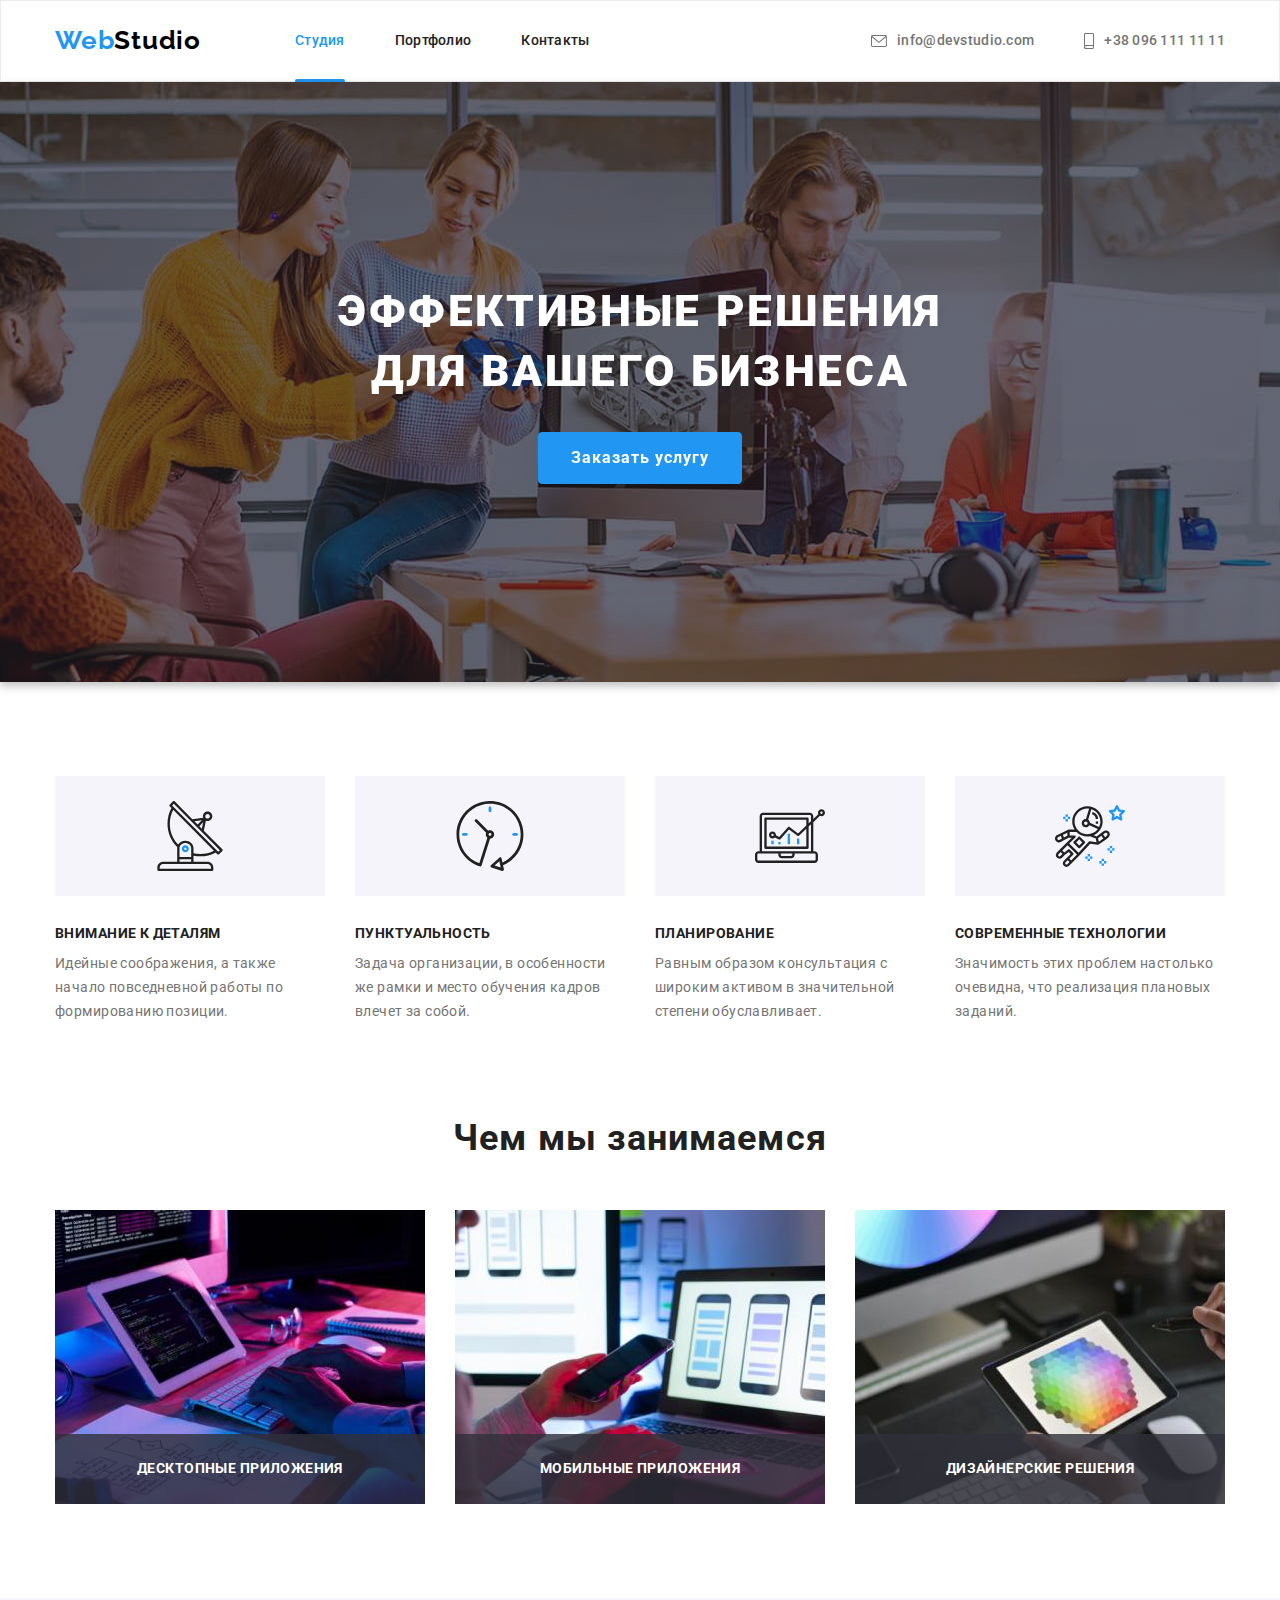
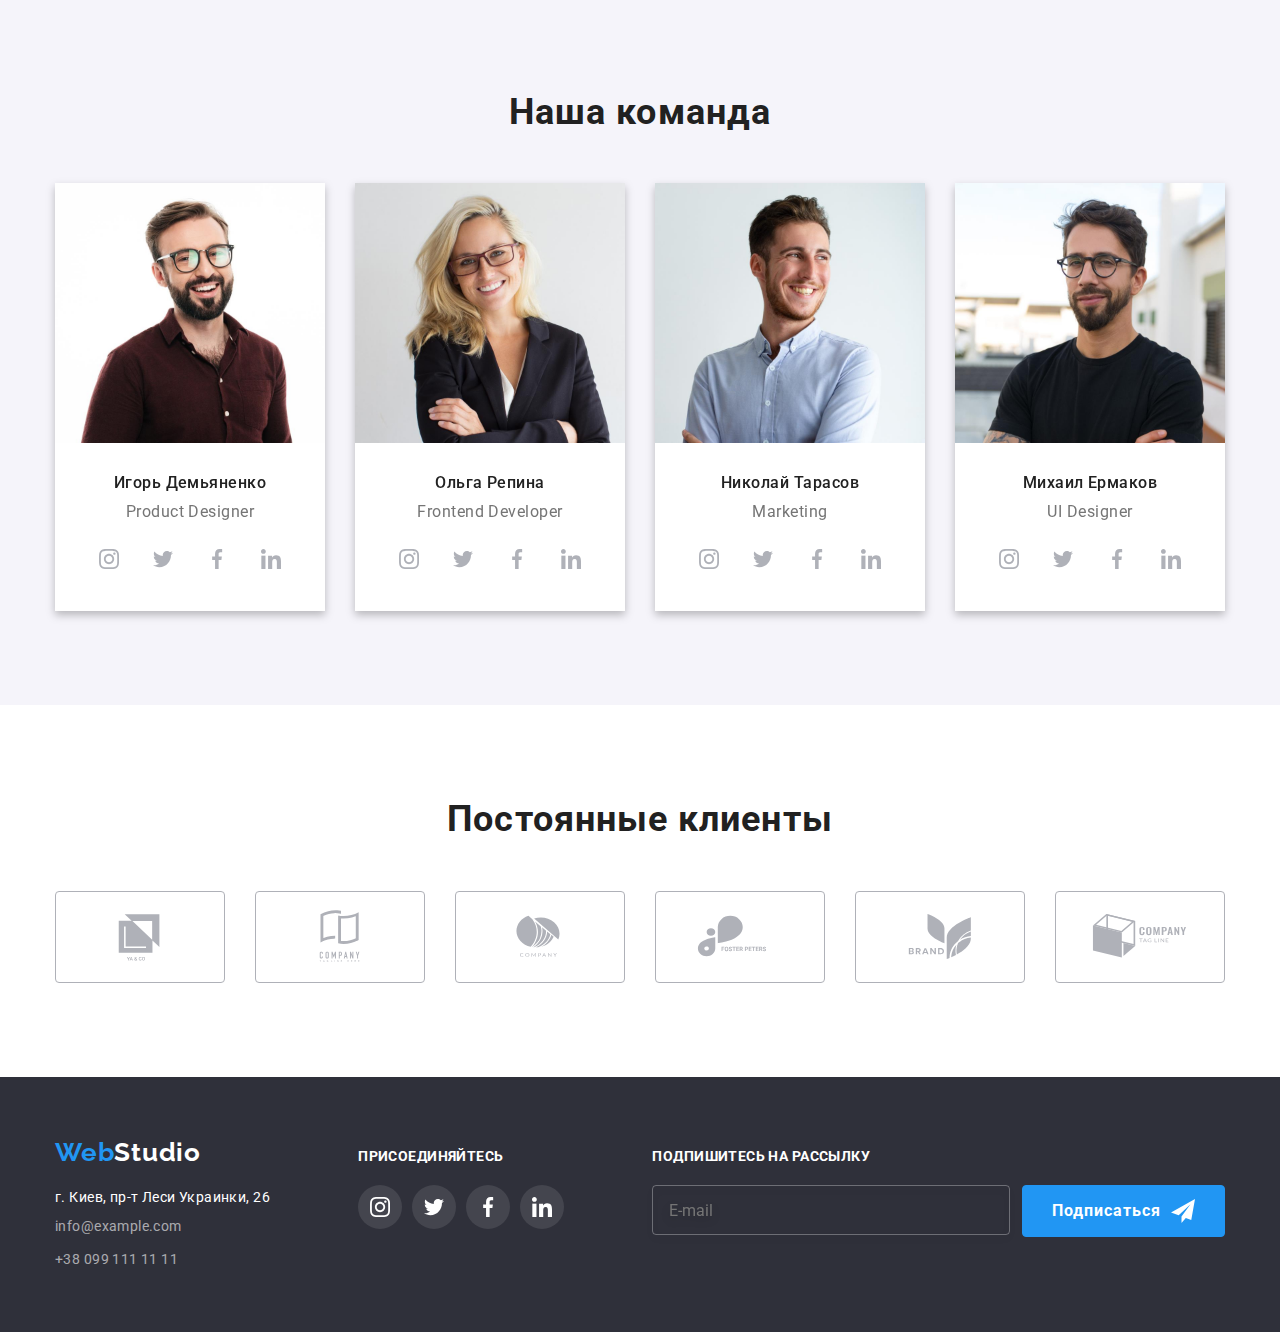
<file: index.html>
<!DOCTYPE html>
<html lang="ru">
  <head>
    <meta charset="UTF-8" />
    <meta http-equiv="X-UA-Compatible" content="IE=edge" />
    <meta name="viewport" content="width=device-width, initial-scale=1.0" />
    <title>WebStudio</title>
    <link rel="preconnect" href="https://fonts.googleapis.com" />
    <link rel="preconnect" href="https://fonts.gstatic.com" crossorigin />
    <link
      href="https://fonts.googleapis.com/css2?family=Raleway:wght@700&family=Roboto:wght@400;500;700;900&display=swap"
      rel="stylesheet"
    />
    <link
      rel="stylesheet"
      href="https://cdnjs.cloudflare.com/ajax/libs/modern-normalize/1.1.0/modern-normalize.min.css"
    />
    <link rel="stylesheet" href="./css/main.min.css" />
  </head>
  <body>
    <header class="header">
      <div class="container header__container">
        <nav class="header__navigation">
          <a href="" class="header-logo link" lang="en">Web<span class="accent">Studio</span></a>
          <ul class="menu-list list">
            <li class="menu-list__item">
              <a href="./index.html" class="menu-list__link link current">Студия</a>
            </li>
            <li class="menu-list__item">
              <a href="./portfolio.html" class="menu-list__link link">Портфолио</a>
            </li>
            <li class="menu-list__item">
              <a href="" class="menu-list__link link">Контакты</a>
            </li>
          </ul>
        </nav>
        <ul class="header__contacts list">
          <li class="menu-list__item">
            <a href="mailto:info@devstudio.com" class="menu-list__link header-mail link"
              ><svg class="header__contacts-icon" width="16" height="12">
                <use href="./images/icons.svg#icon-envelope"></use>
              </svg>
              info@devstudio.com</a
            >
          </li>
          <li class="menu-list__item">
            <a href="tel:+380961111111" class="menu-list__link header-tel link"
              ><svg class="header__contacts-icon" width="10" height="16">
                <use href="./images/icons.svg#icon-smartphone"></use>
              </svg>
              +38 096 111 11 11
            </a>
          </li>
        </ul>
      </div>
    </header>
    <main>
      <section class="hero overlay">
        <div class="container">
          <h1 class="hero__title">Эффективные решения <br />для вашего бизнеса</h1>
          <button type="button" data-modal-open class="order-button">Заказать услугу</button>
        </div>
      </section>
      <section class="feature">
        <div class="container">
          <h2 class="visually-hidden">Преимущества</h2>
          <ul class="feature__list list">
            <li class="feature__item">
              <div class="feature__block">
                <svg width="70" height="70">
                  <use href="./images/icons.svg#icon-antenna"></use>
                </svg>
              </div>
              <div class="feature__item-text">
                <h3 class="title">Внимание к деталям</h3>
                <p class="text">
                  Идейные соображения, а также начало повседневной работы по формированию позиции.
                </p>
              </div>
            </li>
            <li class="feature__item">
              <div class="feature__block">
                <svg width="70" height="70">
                  <use href="./images/icons.svg#icon-clock"></use>
                </svg>
              </div>
              <div class="feature__item-text">
                <h3 class="title">Пунктуальность</h3>
                <p class="text">
                  Задача организации, в особенности же рамки и место обучения кадров влечет за
                  собой.
                </p>
              </div>
            </li>
            <li class="feature__item">
              <div class="feature__block">
                <svg width="70" height="70">
                  <use href="./images/icons.svg#icon-diagram"></use>
                </svg>
              </div>
              <div class="feature__item-text">
                <h3 class="title">Планирование</h3>
                <p class="text">
                  Равным образом консультация с широким активом в значительной степени
                  обуславливает.
                </p>
              </div>
            </li>
            <li class="feature__item">
              <div class="feature__block">
                <svg width="70" height="70">
                  <use href="./images/icons.svg#icon-astronaut"></use>
                </svg>
              </div>
              <div class="feature__item-text">
                <h3 class="title">Современные технологии</h3>
                <p class="text">
                  Значимость этих проблем настолько очевидна, что реализация плановых заданий.
                </p>
              </div>
            </li>
          </ul>
        </div>
      </section>

      <section class="work">
        <div class="container">
          <h2 class="section-title">Чем мы занимаемся</h2>
          <ul class="work-list list">
            <li class="work-item">
              <img class="work-image" src="./images/box1.jpg" alt="планшет" width="370" />
              <p class="work-item-text">Десктопные приложения</p>
            </li>
            <li class="work-item">
              <img class="work-image" src="./images/box2.jpg" alt="смартфон" width="370" />
              <p class="work-item-text">Мобильные приложения</p>
            </li>
            <li class="work-item">
              <img class="work-image" src="./images/box3.jpg" alt="стилус" width="370" />
              <p class="work-item-text">Дизайнерские решения</p>
            </li>
          </ul>
        </div>
      </section>

      <section class="team">
        <div class="container">
          <h2 class="section-title">Наша команда</h2>
          <ul class="team-list list">
            <li class="team-list__item">
              <img src="./images/worker1.jpg" alt="Игорь Демьяненко" width="270" />
              <div class="team-list__title">
                <h3 class="team-list__name">Игорь Демьяненко</h3>
                <p class="team-list__job" lang="en">Product Designer</p>
                <ul class="socials list">
                  <li class="socials__item">
                    <a href="" class="socials__link">
                      <svg class="socials__icon" width="20" height="20">
                        <use href="./images/icons.svg#icon-instagram"></use>
                      </svg>
                    </a>
                  </li>
                  <li class="socials__item">
                    <a href="" class="socials__link">
                      <svg class="socials__icon" width="20" height="20">
                        <use href="./images/icons.svg#icon-twitter"></use>
                      </svg>
                    </a>
                  </li>
                  <li class="socials__item">
                    <a href="" class="socials__link">
                      <svg class="socials__icon" width="20" height="20">
                        <use href="./images/icons.svg#icon-facebook"></use>
                      </svg>
                    </a>
                  </li>
                  <li class="socials__item">
                    <a href="" class="socials__link">
                      <svg class="socials__icon" width="20" height="20">
                        <use href="./images/icons.svg#icon-linkedin"></use>
                      </svg>
                    </a>
                  </li>
                </ul>
              </div>
            </li>
            <li class="team-list__item">
              <img src="./images/worker2.jpg" alt="Ольга Репина" width="270" />
              <div class="team-list__title">
                <h3 class="team-list__name">Ольга Репина</h3>
                <p class="team-list__job" lang="en">Frontend Developer</p>
                <ul class="socials list">
                  <li class="socials__item">
                    <a href="" class="socials__link">
                      <svg class="socials__icon" width="20" height="20">
                        <use href="./images/icons.svg#icon-instagram"></use>
                      </svg>
                    </a>
                  </li>
                  <li class="socials__item">
                    <a href="" class="socials__link">
                      <svg class="socials__icon" width="20" height="20">
                        <use href="./images/icons.svg#icon-twitter"></use>
                      </svg>
                    </a>
                  </li>
                  <li class="socials__item">
                    <a href="" class="socials__link">
                      <svg class="socials__icon" width="20" height="20">
                        <use href="./images/icons.svg#icon-facebook"></use>
                      </svg>
                    </a>
                  </li>
                  <li class="socials__item">
                    <a href="" class="socials__link">
                      <svg class="socials__icon" width="20" height="20">
                        <use href="./images/icons.svg#icon-linkedin"></use>
                      </svg>
                    </a>
                  </li>
                </ul>
              </div>
            </li>
            <li class="team-list__item">
              <img src="./images/worker3.jpg" alt="Николай Тарасов" width="270" />
              <div class="team-list__title">
                <h3 class="team-list__name">Николай Тарасов</h3>
                <p class="team-list__job" lang="en">Marketing</p>
                <ul class="socials list">
                  <li class="socials__item">
                    <a href="" class="socials__link">
                      <svg class="socials__icon" width="20" height="20">
                        <use href="./images/icons.svg#icon-instagram"></use>
                      </svg>
                    </a>
                  </li>
                  <li class="socials__item">
                    <a href="" class="socials__link">
                      <svg class="socials__icon" width="20" height="20">
                        <use href="./images/icons.svg#icon-twitter"></use>
                      </svg>
                    </a>
                  </li>
                  <li class="socials__item">
                    <a href="" class="socials__link">
                      <svg class="socials__icon" width="20" height="20">
                        <use href="./images/icons.svg#icon-facebook"></use>
                      </svg>
                    </a>
                  </li>
                  <li class="socials__item">
                    <a href="" class="socials__link">
                      <svg class="socials__icon" width="20" height="20">
                        <use href="./images/icons.svg#icon-linkedin"></use>
                      </svg>
                    </a>
                  </li>
                </ul>
              </div>
            </li>
            <li class="team-list__item">
              <img src="./images/worker4.jpg" alt="Михаил Ермаков" width="270" />
              <div class="team-list__title">
                <h3 class="team-list__name">Михаил Ермаков</h3>
                <p class="team-list__job" lang="en">UI Designer</p>
                <ul class="socials list">
                  <li class="socials__item">
                    <a href="" class="socials__link">
                      <svg class="socials__icon" width="20" height="20">
                        <use href="./images/icons.svg#icon-instagram"></use>
                      </svg>
                    </a>
                  </li>
                  <li class="socials__item">
                    <a href="" class="socials__link">
                      <svg class="socials__icon" width="20" height="20">
                        <use href="./images/icons.svg#icon-twitter"></use>
                      </svg>
                    </a>
                  </li>
                  <li class="socials__item">
                    <a href="" class="socials__link">
                      <svg class="socials__icon" width="20" height="20">
                        <use href="./images/icons.svg#icon-facebook"></use>
                      </svg>
                    </a>
                  </li>
                  <li class="socials__item">
                    <a href="" class="socials__link">
                      <svg class="socials__icon" width="20" height="20">
                        <use href="./images/icons.svg#icon-linkedin"></use>
                      </svg>
                    </a>
                  </li>
                </ul>
              </div>
            </li>
          </ul>
        </div>
      </section>

      <section class="clients">
        <div class="container">
          <h2 class="section-title">Постоянные клиенты</h2>
          <ul class="clients-list list">
            <li class="clients-list__item">
              <a href="" class="clients-list__link link">
                <svg class="clients-list__icon" width="106" height="60">
                  <use href="./images/icons.svg#icon-client1"></use>
                </svg>
              </a>
            </li>
            <li class="clients-list__item">
              <a href="" class="clients-list__link link">
                <svg class="clients-list__icon" width="106" height="60">
                  <use href="./images/icons.svg#icon-client2"></use>
                </svg>
              </a>
            </li>
            <li class="clients-list__item">
              <a href="" class="clients-list__link link">
                <svg class="clients-list__icon" width="106" height="60">
                  <use href="./images/icons.svg#icon-client3"></use>
                </svg>
              </a>
            </li>
            <li class="clients-list__item">
              <a href="" class="clients-list__link link">
                <svg class="clients-list__icon" width="106" height="60">
                  <use href="./images/icons.svg#icon-client4"></use>
                </svg>
              </a>
            </li>
            <li class="clients-list__item">
              <a href="" class="clients-list__link link">
                <svg class="clients-list__icon" width="106" height="60">
                  <use href="./images/icons.svg#icon-client5"></use>
                </svg>
              </a>
            </li>
            <li class="clients-list__item">
              <a href="" class="clients-list__link link">
                <svg class="clients-list__icon" width="106" height="60">
                  <use href="./images/icons.svg#icon-client6"></use>
                </svg>
              </a>
            </li>
          </ul>
        </div>
      </section>
    </main>

    <footer class="footer">
      <div class="container">
        <div class="footer-left">
          <a href="" lang="en" class="footer-logo link">
            Web<span class="footer-logo__accent">Studio</span>
          </a>
          <address class="footer-left__contacts">
            <ul class="footer-list list">
              <li class="footer-item">
                <a class="footer-address link" href="https://goo.gl/maps/3ZpsKinJBJPtdprP7">
                  г. Киев, пр-т Леси Украинки, 26
                </a>
              </li>
              <li class="footer-item">
                <a class="footer-mail link" href="mailto:info@example.com">info@example.com </a>
              </li>
              <li class="footer-item">
                <a class="footer-tel link" href="tel:+380991111111">+38 099 111 11 11 </a>
              </li>
            </ul>
          </address>
        </div>
        <div class="footer-center">
          <p class="footer-center__title">Присоединяйтесь</p>
          <ul class="footer-center__socials list">
            <li class="footer-center__socials-item">
              <a href="" class="footer-center__socials-link">
                <svg class="footer-center__socials-icon" width="20" height="20">
                  <use href="./images/icons.svg#icon-instagram"></use>
                </svg>
              </a>
            </li>
            <li class="footer-center__socials-item">
              <a href="" class="footer-center__socials-link">
                <svg class="footer-center__socials-icon" width="20" height="20">
                  <use href="./images/icons.svg#icon-twitter"></use>
                </svg>
              </a>
            </li>
            <li class="footer-center__socials-item">
              <a href="" class="footer-center__socials-link">
                <svg class="footer-center__socials-icon" width="20" height="20">
                  <use href="./images/icons.svg#icon-facebook"></use>
                </svg>
              </a>
            </li>
            <li class="footer-center__socials-item">
              <a href="" class="footer-center__socials-link">
                <svg class="footer-center__socials-icon" width="20" height="20">
                  <use href="./images/icons.svg#icon-linkedin"></use>
                </svg>
              </a>
            </li>
          </ul>
        </div>
        <div class="footer-right">
          <p class="footer-center__title">Подпишитесь на рассылку</p>
          <form action="#" class="signup-form">
            <div class="signup-form__wrap">
              <input
                type="email"
                name="signup-mail"
                class="signup-form__mail"
                placeholder="E-mail"
                required
              />
              <button type="submit" class="signup-form__button order-button">
                Подписаться<svg class="signup-form__button-icon" width="24" height="24">
                  <use href="./images/icons.svg#icon-icon-send"></use>
                </svg>
              </button>
            </div>
          </form>
        </div>
      </div>
    </footer>
    <div class="backdrop is-hidden" data-modal>
      <div class="modal">
        <button type="button" data-modal-close class="modal-close">
          <svg class="close-icon" width="18" height="18">
            <use href="./images/icons.svg#icon-close"></use>
          </svg>
        </button>
        <p class="modal-title">Оставьте свои данные, мы вам перезвоним</p>
        <form action="#" class="modal-form">
          <div class="modal-field">
            <label for="name" class="modal-input-text">Имя</label>
            <div class="modal-input-wrap">
              <input class="modal-input" type="text" name="name" id="name" required autofocus />
              <svg class="modal-input-icon" width="18" height="18">
                <use href="./images/icons.svg#icon-person"></use>
              </svg>
            </div>
          </div>
          <div class="modal-field">
            <label for="tel" class="modal-input-text">Телефон</label>
            <div class="modal-input-wrap">
              <input class="modal-input" type="tel" minlength="2" name="tel" id="tel" required />
              <svg class="modal-input-icon" width="18" height="18">
                <use href="./images/icons.svg#icon-phone"></use>
              </svg>
            </div>
          </div>
          <div class="modal-field">
            <label for="mail" class="modal-input-text">Почта</label>
            <div class="modal-input-wrap">
              <input class="modal-input" type="email" name="mail" id="mail" required />
              <svg class="modal-input-icon" width="18" height="18">
                <use href="./images/icons.svg#icon-email"></use>
              </svg>
            </div>
          </div>
          <div class="modal-field-comment">
            <label for="comment" class="modal-input-text">Комментарий</label>
            <textarea
              name="comment"
              id="comment"
              class="modal-comment"
              placeholder="Введите текст"
            ></textarea>
          </div>
          <div class="modal-field-check">
            <input
              class="modal-check visually-hidden"
              type="checkbox"
              name="policy"
              id="modal-check"
              value="Соглашаюсь с рассылкой и принимаю Условия договора"
              required
            />
            <label for="modal-check" class="modal-check-text"
              ><span
                ><svg class="icon-check" width="16" height="15">
                  <use href="./images/icons.svg#icon-check"></use></svg></span
              >Соглашаюсь с рассылкой и принимаю&nbsp;
              <a href="" class="policy-link">Условия договора</a></label
            >
          </div>
          <button type="submit" class="button modal-button">Отправить</button>
        </form>
      </div>
    </div>
    <script src="./js/modal.js"></script>
  </body>
</html>
</file>
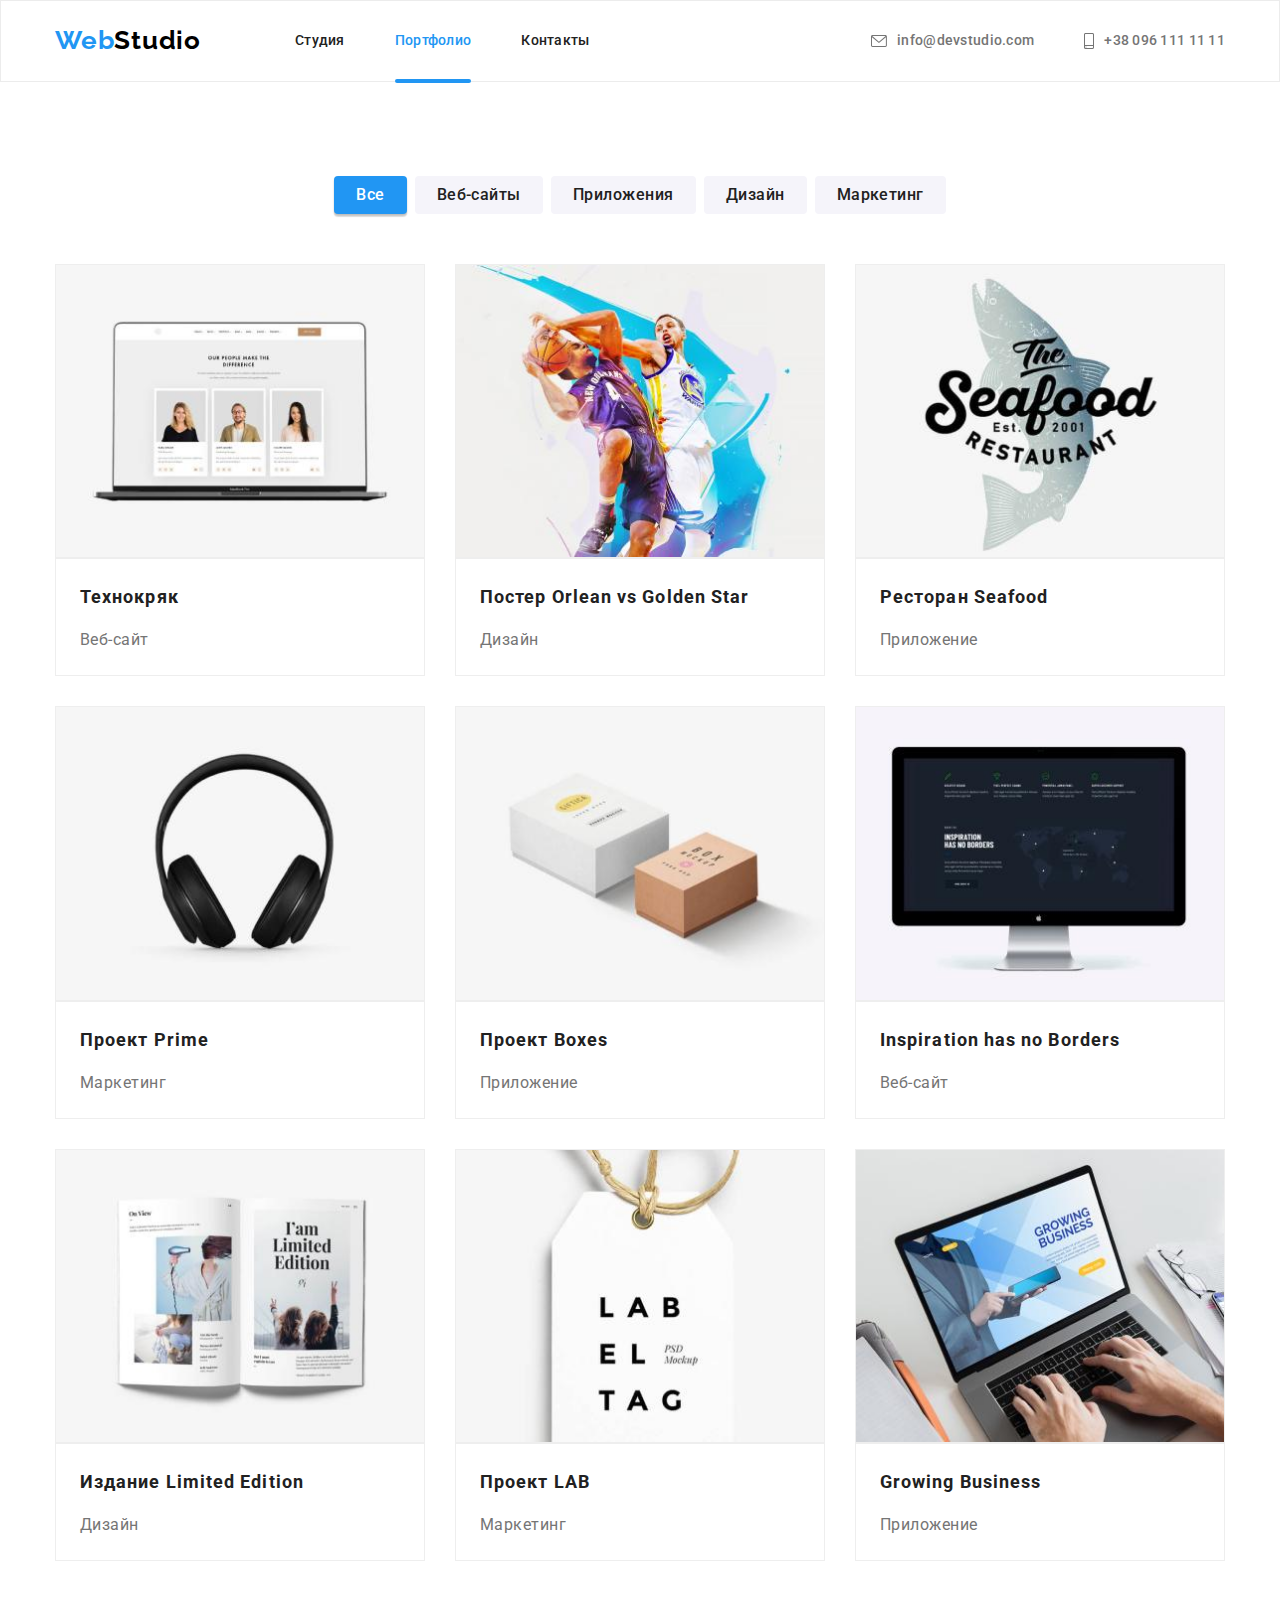
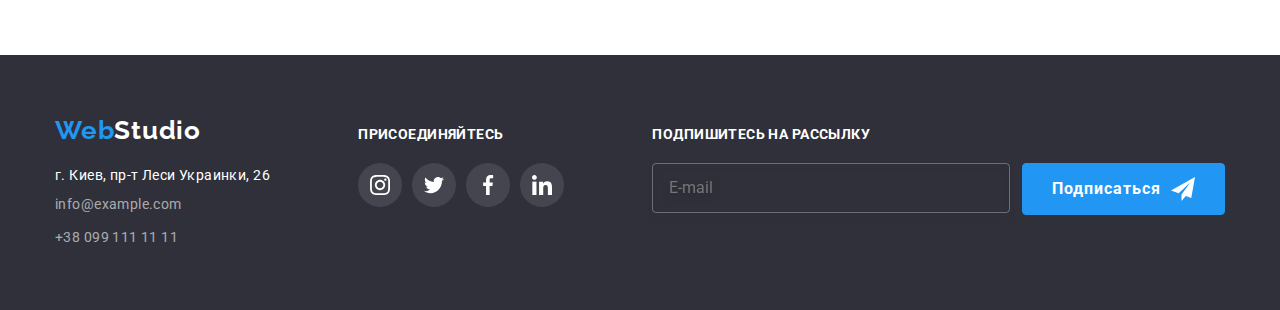
<file: portfolio.html>
<!DOCTYPE html>
<html lang="ru">
  <head>
    <meta charset="UTF-8" />
    <meta http-equiv="X-UA-Compatible" content="IE=edge" />
    <meta name="viewport" content="width=device-width, initial-scale=1.0" />
    <title>Portfolio</title>
    <link rel="preconnect" href="https://fonts.googleapis.com" />
    <link rel="preconnect" href="https://fonts.gstatic.com" crossorigin />
    <link
      href="https://fonts.googleapis.com/css2?family=Raleway:wght@700&family=Roboto:wght@400;500;700;900&display=swap"
      rel="stylesheet"
    />
    <link
      rel="stylesheet"
      href="https://cdnjs.cloudflare.com/ajax/libs/modern-normalize/1.1.0/modern-normalize.min.css"
    />
    <link rel="stylesheet" href="./css/main.min.css" />
  </head>
  <body>
    <header class="header">
      <div class="container header__container">
        <nav class="header__navigation">
          <a href="" class="header-logo link" lang="en">Web<span class="accent">Studio</span></a>
          <ul class="menu-list list">
            <li class="menu-list__item">
              <a href="./index.html" class="menu-list__link link">Студия</a>
            </li>
            <li class="menu-list__item">
              <a href="./portfolio.html" class="menu-list__link link current">Портфолио</a>
            </li>
            <li class="menu-list__item">
              <a href="" class="menu-list__link link">Контакты</a>
            </li>
          </ul>
        </nav>
        <ul class="header__contacts list">
          <li class="menu-list__item">
            <a href="mailto:info@devstudio.com" class="menu-list__link header-mail link"
              ><svg class="header__contacts-icon" width="16" height="12">
                <use href="./images/icons.svg#icon-envelope"></use>
              </svg>
              info@devstudio.com</a
            >
          </li>
          <li class="menu-list__item">
            <a href="tel:+380961111111" class="menu-list__link header-tel link"
              ><svg class="header__contacts-icon" width="10" height="16">
                <use href="./images/icons.svg#icon-smartphone"></use>
              </svg>
              +38 096 111 11 11
            </a>
          </li>
        </ul>
      </div>
    </header>

    <main>
      <section class="portfolio-category">
        <div class="container">
          <h1 class="section-title visually-hidden">Примеры работ</h1>
          <!-- Кнопки выбора -->
          <ul class="portfolio-btn link list">
            <li class="portfolio-btn-item">
              <button type="button" class="portfolio-btn-current button">Все</button>
            </li>
            <li class="portfolio-btn-item">
              <button type="button" class="portfolio-btn-filter button">Веб-сайты</button>
            </li>
            <li class="portfolio-btn-item">
              <button type="button" class="portfolio-btn-filter button">Приложения</button>
            </li>
            <li class="portfolio-btn-item">
              <button type="button" class="portfolio-btn-filter button">Дизайн</button>
            </li>
            <li class="portfolio-btn-item">
              <button type="button" class="portfolio-btn-filter button">Маркетинг</button>
            </li>
          </ul>
          <!-- Примеры работ -->
          <ul class="examples-list list">
            <li class="examples-list__item">
              <a href="" class="examples-list__link link">
                <div class="examples-list__overlay">
                  <img
                    class="examples-list__img"
                    src="./images/techno.jpg"
                    alt="Ноутбук"
                    width="370"
                  />
                  <p class="examples-list__overlay-text">
                    Технокряк это современная площадка распространения коронавируса. Компании
                    используют эту платформу для цифрового шпионажа и атак на защищённые сервера
                    конкурентов.
                  </p>
                </div>
                <div class="examples-list__text">
                  <h2 class="title">Технокряк</h2>
                  <p class="text">Веб-сайт</p>
                </div>
              </a>
            </li>
            <li class="examples-list__item">
              <a href="" class="examples-list__link link">
                <div class="examples-list__overlay">
                  <img
                    class="examples-list__img"
                    src="./images/new-orlean-vs-golden-star.jpg"
                    alt="<Баскетболисты>"
                    width="370"
                  />
                  <p class="examples-list__overlay-text">
                    Технокряк это современная площадка распространения коронавируса. Компании
                    используют эту платформу для цифрового шпионажа и атак на защищённые сервера
                    конкурентов.
                  </p>
                </div>
                <div class="examples-list__text">
                  <h2 class="title">Постер <span lang="en">Orlean vs Golden Star</span></h2>
                  <p class="text">Дизайн</p>
                </div>
              </a>
            </li>
            <li class="examples-list__item">
              <a href="" class="examples-list__link link">
                <div class="examples-list__overlay">
                  <img
                    class="examples-list__img"
                    src="./images/seafood.jpg"
                    alt="Логотип Ресторана Seafood"
                    width="370"
                  />
                  <p class="examples-list__overlay-text">
                    Технокряк это современная площадка распространения коронавируса. Компании
                    используют эту платформу для цифрового шпионажа и атак на защищённые сервера
                    конкурентов.
                  </p>
                </div>
                <div class="examples-list__text">
                  <h2 class="title">Ресторан <span lang="en">Seafood</span></h2>
                  <p class="text">Приложение</p>
                </div>
              </a>
            </li>
            <li class="examples-list__item">
              <a href="" class="examples-list__link link">
                <div class="examples-list__overlay">
                  <img
                    class="examples-list__img"
                    src="./images/prime-earphones.jpg"
                    alt="Наушники"
                    width="370"
                  />
                  <p class="examples-list__overlay-text">
                    Технокряк это современная площадка распространения коронавируса. Компании
                    используют эту платформу для цифрового шпионажа и атак на защищённые сервера
                    конкурентов.
                  </p>
                </div>
                <div class="examples-list__text">
                  <h2 class="title">Проект <span lang="en">Prime</span></h2>
                  <p class="text">Маркетинг</p>
                </div>
              </a>
            </li>
            <li class="examples-list__item">
              <a href="" class="examples-list__link link">
                <div class="examples-list__overlay">
                  <img
                    class="examples-list__img"
                    src="./images/boxes.jpg"
                    alt="Коробочки"
                    width="370"
                  />
                  <p class="examples-list__overlay-text">
                    Технокряк это современная площадка распространения коронавируса. Компании
                    используют эту платформу для цифрового шпионажа и атак на защищённые сервера
                    конкурентов.
                  </p>
                </div>
                <div class="examples-list__text">
                  <h2 class="title">Проект <span lang="en">Boxes</span></h2>
                  <p class="text">Приложение</p>
                </div>
              </a>
            </li>
            <li class="examples-list__item">
              <a href="" class="examples-list__link link">
                <div class="examples-list__overlay">
                  <img
                    class="examples-list__img"
                    src="./images/inspiration-no-borders.jpg"
                    alt="Монитор"
                    width="370"
                  />
                  <p class="examples-list__overlay-text">
                    Технокряк это современная площадка распространения коронавируса. Компании
                    используют эту платформу для цифрового шпионажа и атак на защищённые сервера
                    конкурентов.
                  </p>
                </div>
                <div class="examples-list__text">
                  <h2 lang="en" class="title">Inspiration has no Borders</h2>
                  <p class="text">Веб-сайт</p>
                </div>
              </a>
            </li>
            <li class="examples-list__item">
              <a href="" class="examples-list__link link">
                <div class="examples-list__overlay">
                  <img
                    class="examples-list__img"
                    src="./images/limited-edition-magazine.jpg"
                    alt="Журнал"
                    width="370"
                  />
                  <p class="examples-list__overlay-text">
                    Технокряк это современная площадка распространения коронавируса. Компании
                    используют эту платформу для цифрового шпионажа и атак на защищённые сервера
                    конкурентов.
                  </p>
                </div>
                <div class="examples-list__text">
                  <h2 class="title">Издание <span lang="en">Limited Edition</span></h2>
                  <p class="text">Дизайн</p>
                </div>
              </a>
            </li>
            <li class="examples-list__item">
              <a href="" class="examples-list__link link">
                <div class="examples-list__overlay">
                  <img
                    class="examples-list__img"
                    src="./images/lab-parcel.jpg"
                    alt="<Бирка>"
                    width="370"
                  />
                  <p class="examples-list__overlay-text">
                    Технокряк это современная площадка распространения коронавируса. Компании
                    используют эту платформу для цифрового шпионажа и атак на защищённые сервера
                    конкурентов.
                  </p>
                </div>
                <div class="examples-list__text">
                  <h2 class="title">Проект <span lang="en">LAB</span></h2>
                  <p class="text">Маркетинг</p>
                </div>
              </a>
            </li>
            <li class="examples-list__item">
              <a href="" class="examples-list__link link">
                <div class="examples-list__overlay">
                  <img
                    class="examples-list__img"
                    src="./images/growing-business-notebook.jpg"
                    alt="Ноутбук"
                    width="370"
                  />
                  <p class="examples-list__overlay-text">
                    Технокряк это современная площадка распространения коронавируса. Компании
                    используют эту платформу для цифрового шпионажа и атак на защищённые сервера
                    конкурентов.
                  </p>
                </div>
                <div class="examples-list__text">
                  <h2 lang="en" class="title">Growing Business</h2>
                  <p class="text">Приложение</p>
                </div>
              </a>
            </li>
          </ul>
        </div>
      </section>
    </main>

    <footer class="footer">
      <div class="container">
        <div class="footer__contacts">
          <a href="" lang="en" class="footer-logo link">
            Web<span class="footer-logo__accent">Studio</span>
          </a>
          <address class="footer-left__contacts">
            <ul class="footer-list list">
              <li class="footer-item">
                <a class="footer-address link" href="https://goo.gl/maps/3ZpsKinJBJPtdprP7">
                  г. Киев, пр-т Леси Украинки, 26
                </a>
              </li>
              <li class="footer-item">
                <a class="footer-mail link" href="mailto:info@example.com">info@example.com </a>
              </li>
              <li class="footer-item">
                <a class="footer-tel link" href="tel:+380991111111">+38 099 111 11 11 </a>
              </li>
            </ul>
          </address>
        </div>
        <div class="footer-center">
          <p class="footer-center__title">Присоединяйтесь</p>
          <ul class="footer-center__socials list">
            <li class="footer-center__socials-item">
              <a href="" class="footer-center__socials-link">
                <svg class="footer-center__socials-icon" width="20" height="20">
                  <use href="./images/icons.svg#icon-instagram"></use>
                </svg>
              </a>
            </li>
            <li class="footer-center__socials-item">
              <a href="" class="footer-center__socials-link">
                <svg class="footer-center__socials-icon" width="20" height="20">
                  <use href="./images/icons.svg#icon-twitter"></use>
                </svg>
              </a>
            </li>
            <li class="footer-center__socials-item">
              <a href="" class="footer-center__socials-link">
                <svg class="footer-center__socials-icon" width="20" height="20">
                  <use href="./images/icons.svg#icon-facebook"></use>
                </svg>
              </a>
            </li>
            <li class="footer-center__socials-item">
              <a href="" class="footer-center__socials-link">
                <svg class="footer-center__socials-icon" width="20" height="20">
                  <use href="./images/icons.svg#icon-linkedin"></use>
                </svg>
              </a>
            </li>
          </ul>
        </div>
        <div class="footer-right">
          <p class="footer-center__title">Подпишитесь на рассылку</p>
          <form action="#" class="signup-form">
            <div class="signup-form__wrap">
              <input
                type="email"
                name="signup-mail"
                class="signup-form__mail"
                placeholder="E-mail"
                required
              />
              <button type="submit" class="signup-form__button order-button">
                Подписаться<svg class="signup-form__button-icon" width="24" height="24">
                  <use href="./images/icons.svg#icon-icon-send"></use>
                </svg>
              </button>
            </div>
          </form>
        </div>
      </div>
    </footer>
  </body>
</html>
</file>
<file: css/main.min.css>
*,*::before,*::after{box-sizing:inherit}:root{--primary-text-color: #757575;--title-text-color: #212121;--accent-color: #2196f3;--secondary-text-color: #ffffff;--secondary-background-color: #2f303a;--button-color: #f5f4fa;--studio-color: #000;--header-border-color: #ECECEC;--portfolio-cards-border-color: #EEEEEE;--icon-color: #AFB1B8}p,h1,h2,h3,h4,h5,h6{margin:0}ul{margin:0;padding:0}img{display:block;max-width:100%;height:auto}button{cursor:pointer}.visually-hidden{position:absolute;white-space:nowrap;width:1px;height:1px;overflow:hidden;border:0;padding:0;clip:rect(0 0 0 0);clip-path:inset(50%);margin:-1px}html{box-sizing:border-box}body{color:var(--primary-text-color);background-color:var(--secondary-text-color);font-family:"Roboto", sans-serif;letter-spacing:0.03em;margin:0}.list{list-style:none;margin:0;padding:0}.link{text-decoration:none}.container{width:1200px;margin:0 auto;padding-right:15px;padding-left:15px}.button{border:0;border-radius:4px;font-family:inherit;font-size:16px;line-height:1.62;letter-spacing:.03em;font-weight:500;text-align:center;cursor:pointer;padding:6px 22px}.title{margin-top:0;margin-bottom:10px}.section-title{color:var(--title-text-color);font-size:36px;line-height:1.16;letter-spacing:.03em;font-weight:700;text-align:center;margin-top:0;margin-bottom:50px}.text{margin-top:0;margin-bottom:0}.backdrop{position:fixed;top:0;left:0;width:100vw;height:100vh;background:rgba(0,0,0,0.2);opacity:1;transition:opacity 250ms cubic-bezier(0.4, 0, 0.2, 1),visibility 250ms cubic-bezier(0.4, 0, 0.2, 1)}.backdrop.is-hidden{visibility:hidden;opacity:0;pointer-events:none}.backdrop.is-hidden .modal{transform:scale(1.5) rotate(270deg)}.modal{position:absolute;top:50%;left:50%;transform:translate(-50%, -50%) scale(1) rotate(0);transition:transform 250ms cubic-bezier(0.4, 0, 0.2, 1);min-height:581px;min-width:528px;background-color:#FFFFFF;box-shadow:0px 1px 3px rgba(0,0,0,0.12),0px 1px 1px rgba(0,0,0,0.14),0px 2px 1px rgba(0,0,0,0.2);border-radius:4px;padding:40px}.modal-close{position:absolute;top:8px;right:8px;width:30px;height:30px;background-color:var(--secondary-text-color);border:1px solid rgba(0,0,0,0.1);border-radius:50%;display:flex;justify-content:center;align-items:center;transition:fill 250ms cubic-bezier(0.4, 0, 0.2, 1),border-color 250ms cubic-bezier(0.4, 0, 0.2, 1)}.modal-close:focus,.modal-close:hover{fill:var(--accent-color);border-color:var(--accent-color)}.modal-title{text-align:center;font-size:20px;line-height:1.15;letter-spacing:.03em;font-weight:700;color:var(--title-text-color);margin-bottom:12px}.modal-field{margin-bottom:10px}.modal-input-wrap{position:relative}.modal-input{width:100%;height:40px;border:1px solid rgba(33,33,33,0.2);border-radius:4px;outline:none;padding-left:30px;padding-right:12px;background-color:transparent;font-size:14px;transition:border-color 250ms cubic-bezier(0.4, 0, 0.2, 1)}.modal-input::placeholder .modal-comment::placeholder{font-size:14px;line-height:1.14;letter-spacing:.01em;font-weight:400;color:rgba(117,117,117,0.5)}.modal-input:focus,.modal-input:hover{border-color:var(--accent-color)}.modal-input-icon{position:absolute;top:50%;transform:translateY(-50%);left:12px;transition:fill 250ms cubic-bezier(0.4, 0, 0.2, 1)}.modal-input:hover+.modal-input-icon,.modal-input:focus+.modal-input-icon{fill:var(--accent-color)}.modal-comment{display:block;width:100%;height:120px;font-size:14px;line-height:1.14;letter-spacing:.01em;font-weight:400;border:1px solid rgba(33,33,33,0.2);border-radius:4px;outline:none;padding:12px 16px;resize:none;transition:border-color 250ms cubic-bezier(0.4, 0, 0.2, 1)}.modal-comment:focus,.modal-comment:hover{border-color:var(--accent-color)}.modal-field-comment{margin-bottom:20px}.modal-input-text{display:block;margin-bottom:4px;font-size:12px;line-height:1.16;letter-spacing:.01em;font-weight:400;color:var(--primary-text-color);transition:border-color 250ms cubic-bezier(0.4, 0, 0.2, 1)}.modal-input-text:focus,.modal-input-text:hover{border-color:var(--accent-color)}.modal-check:focus span{border-color:var(--accent-color)}.modal-button{margin:0 auto;width:200px;height:50px;background-color:var(--accent-color);color:var(--secondary-text-color);font-size:16px;line-height:1.87;letter-spacing:.06em;font-weight:700;display:flex;justify-content:center;align-items:center}.modal-field-check{margin-bottom:30px;transition:border-color 250ms cubic-bezier(0.4, 0, 0.2, 1)}.modal-check-text{position:relative;font-size:14px;line-height:1.71;letter-spacing:.03em;font-weight:400;color:var(--primary-text-color);display:flex;align-items:center;justify-content:center}.modal-check-text span{width:16px;height:15px;border:2px solid var(--title-text-color);margin-right:8.38px;display:flex;align-items:center;justify-content:center}.modal-check:checked+.modal-check-text span{background-color:var(--accent-color);border:none}.modal-field-check:hover span{border-color:var(--accent-color)}.modal-check:focus:not(:checked) .modal-check-text{color:var(--accent-color)}.modal-check{transition:color 250ms cubic-bezier(0.4, 0, 0.2, 1)}.icon-check{fill:var(--secondary-text-color)}.policy-link{color:var(--accent-color)}.header{margin-bottom:0;border:1px solid var(--header-border-color)}.header__container,.menu-list,.header__contacts,.menu-list__link,.header__navigation{display:flex}.header__container{align-items:center;justify-content:space-between}.menu-list{margin-left:94px}.menu-list__item:not(:last-child){margin-right:50px}.menu-list__link:hover,.menu-list__link:focus,.header__contacts-link:hover,.header__contacts-link:focus,.menu-list__link.current,.footer-mail:hover,.footer-mail:focus,.footer-tel:focus,.footer-tel:hover,.footer-address:hover,.footer-address:focus{color:var(--accent-color)}.header__contacts-link,.footer-mail,.footer-tel,.footer-address{transition:color 250ms cubic-bezier(0.4, 0, 0.2, 1)}.menu-list__link{position:relative;align-items:center;justify-content:center;color:var(--title-text-color);font-size:14px;line-height:1.14;letter-spacing:.02em;font-weight:500;padding-top:32px;padding-bottom:32px;transition:color 250ms cubic-bezier(0.4, 0, 0.2, 1)}.current::after{display:block;content:'';position:absolute;left:0;bottom:-2px;width:100%;height:4px;border-radius:2px;background-color:var(--accent-color)}.header-mail,.header-tel{color:var(--primary-text-color)}.header__contacts-icon{fill:currentColor;margin-right:10px}.header-logo,.footer-logo{color:var(--accent-color);font-family:"Raleway", sans-serif;font-size:26px;line-height:1.19;letter-spacing:.03em;font-weight:700}.header-logo{padding-top:24px;padding-bottom:25px}.header-logo .accent{color:var(--studio-color)}.footer-logo{display:inline-block;margin-bottom:20px}.footer-logo__accent{color:var(--secondary-text-color)}.footer-logo__accent .accent{transition:color 250ms cubic-bezier(0.4, 0, 0.2, 1)}.footer-logo__accent:focus,.footer-logo__accent:hover{color:var(--accent-color)}.accent:hover,.accent:focus{color:var(--accent-color)}.hero{background-color:var(--secondary-background-color);text-align:center;padding-top:200px;padding-bottom:200px}.overlay{max-width:1600px;height:600px;margin-left:auto;margin-right:auto;background-image:linear-gradient(to right, rgba(47,48,58,0.4), rgba(47,48,58,0.4)),url("../images/hero.jpg");background-repeat:no-repeat;background-position:center;background-size:cover;filter:drop-shadow(0px 4px 4px rgba(0,0,0,0.25))}.hero>.container{width:696px}.hero__title{margin-top:0;margin-bottom:30px;color:var(--secondary-text-color);font-size:44px;line-height:1.36;letter-spacing:.06em;font-weight:900;text-transform:uppercase}.order-button{display:inline-block;color:var(--secondary-text-color);background-color:var(--accent-color);border:1px solid transparent;border-color:var(--accent-color);border-radius:4px;font-family:inherit;text-align:center;font-size:16px;line-height:1.87;letter-spacing:.06em;font-weight:700;cursor:pointer;min-width:200px;padding:10px 32px}.feature{padding-top:94px;padding-bottom:94px}.feature__list{display:flex;align-items:center;justify-content:space-between;width:1170px}.feature__list .title{color:var(--title-text-color);font-size:14px;line-height:1.14;letter-spacing:.03em;font-weight:700;text-transform:uppercase}.feature__list .text{font-size:14px;line-height:1.71;letter-spacing:.03em;font-weight:400}.feature__item{display:block;width:270px;background-color:var(--button-color)}.feature__item:not(:last-child){margin-right:30px}.feature__block{display:flex;align-items:center;justify-content:center;height:120px}.feature__item-text{padding-top:30px;background-color:var(--secondary-text-color)}.work{padding-bottom:94px}.work-list{display:flex;justify-content:space-between}.work-item{position:relative}.work-item:not(:last-child){margin-right:30px}.work-item-text{position:absolute;bottom:0;left:0;font-size:14px;line-height:1.14;letter-spacing:.03em;font-weight:700;text-transform:uppercase;text-align:center;color:var(--secondary-text-color);background-color:rgba(47,48,58,0.8);height:70px;width:100%;display:flex;justify-content:center;align-items:center}.team{background-color:var(--button-color);padding-top:94px;padding-bottom:94px}.team-list{display:flex}.team-list__title{padding:30px 32px}.team-list__name{color:var(--title-text-color);font-size:16px;line-height:1.19;letter-spacing:.03em;font-weight:500;text-align:center;margin-bottom:10px}.team-list__job{font-size:16px;line-height:1.19;letter-spacing:.03em;font-weight:400;text-align:center;margin-bottom:16px}.team-list__item{background-color:var(--secondary-text-color);border-radius:0px;filter:drop-shadow(0px 4px 4px rgba(0,0,0,0.25))}.team-list__item:not(:last-child){margin-right:30px}.socials{display:flex;justify-content:center}.socials__item{width:44px;height:44px}.socials__item+.socials__item{margin-left:10px}.socials__link{width:100%;height:100%;border-radius:50%;display:flex;align-items:center;justify-content:center;color:var(--icon-color);transition:background-color 250ms cubic-bezier(0.4, 0, 0.2, 1),color 250ms cubic-bezier(0.4, 0, 0.2, 1)}.socials__link:focus,.socials__link:hover{background-color:var(--accent-color);color:var(--secondary-text-color)}.socials__icon{fill:currentColor}.clients{background-color:var(--secondary-text-color);padding-top:94px;padding-bottom:94px}.clients-list{display:flex;justify-content:center}.clients-list__item{width:170px;height:92px}.clients-list__item+.clients-list__item{margin-left:30px}.clients-list__link{width:100%;height:100%;display:flex;align-items:center;justify-content:center;color:var(--icon-color);border:1px solid var(--icon-color);border-radius:4px;transition:color 250ms cubic-bezier(0.4, 0, 0.2, 1),border-color 250ms cubic-bezier(0.4, 0, 0.2, 1)}.clients-list__link:focus,.clients-list__link:hover{color:var(--accent-color);border-color:var(--accent-color)}.clients-list__icon{fill:currentColor}.portfolio-btn-current{color:var(--secondary-text-color);background-color:var(--accent-color);border-color:var(--accent-color);box-shadow:0px 3px 1px rgba(0,0,0,0.1),0px 1px 2px rgba(0,0,0,0.08),0px 2px 2px rgba(0,0,0,0.12)}.portfolio-btn-filter{color:var(--title-text-color);background-color:var(--button-color);border-color:var(--button-color)}.portfolio-category{padding-top:94px;padding-bottom:94px}.portfolio-category .portfolio-btn-current,.portfolio-category .portfolio-btn-filter{transition:color 250ms cubic-bezier(0.4, 0, 0.2, 1),background-color 250ms cubic-bezier(0.4, 0, 0.2, 1),box-shadow 250ms cubic-bezier(0.4, 0, 0.2, 1)}.portfolio-category .portfolio-btn-current:hover,.portfolio-category .portfolio-btn-current:hover,.portfolio-category .portfolio-btn-filter:focus,.portfolio-category .portfolio-btn-filter:hover{color:var(--secondary-text-color);background-color:var(--accent-color);box-shadow:0px 3px 1px rgba(0,0,0,0.1),0px 1px 2px rgba(0,0,0,0.08),0px 2px 2px rgba(0,0,0,0.12)}.portfolio-btn{display:flex;justify-content:center;margin-bottom:50px}.portfolio-btn-item:not(:last-child){margin-right:8px}.examples-list{display:flex;flex-wrap:wrap;margin-right:-30px;margin-bottom:-30px}.examples-list .title{color:var(--title-text-color);font-size:18px;line-height:2;letter-spacing:.06em;font-weight:700}.examples-list .text{color:var(--primary-text-color);font-size:16px;line-height:1.87;letter-spacing:.03em;font-weight:400}.examples-list__text{padding:20px 24px;border:1px solid var(--portfolio-cards-border-color)}.examples-list__item{flex-basis:calc(100% / 3 - 30px);width:370px;background-color:var(--secondary-text-color);margin-right:30px;margin-bottom:30px}.examples-list__link{display:block;transition:box-shadow 250ms cubic-bezier(0.4, 0, 0.2, 1)}.examples-list__link:focus,.examples-list__link:hover{box-shadow:0px 1px 1px rgba(0,0,0,0.12),0px 4px 4px rgba(0,0,0,0.06),1px 4px 6px rgba(0,0,0,0.16)}.examples-list__link:focus .examples-list__overlay-text,.examples-list__link:hover .examples-list__overlay-text{transform:translateY(0);opacity:1}.examples-list__overlay{position:relative;overflow:hidden;border:1px solid var(--portfolio-cards-border-color)}.examples-list__overlay-text{position:absolute;top:0;left:0;font-size:18px;line-height:1.56;letter-spacing:.03em;font-weight:400;color:var(--secondary-text-color);padding:50px 24px;width:100%;height:100%;background:rgba(33,150,243,0.9);transform:translateY(100%);transition:transform 250ms cubic-bezier(0.4, 0, 0.2, 1),opacity 250ms cubic-bezier(0.4, 0, 0.2, 1);opacity:0}.footer{background-color:var(--secondary-background-color);padding-top:60px;padding-bottom:60px}.footer-item:not(:last-child){margin-bottom:9px}.footer-address{color:var(--secondary-text-color);font-style:normal;font-size:14px;line-height:1.17;letter-spacing:.03em;font-weight:400}.footer-mail,.footer-tel{color:rgba(255,255,255,0.6);font-style:normal;font-size:14px;line-height:1.71;letter-spacing:.03em;font-weight:400}.footer-center,.footer-left__contacts,.footer-center__socials,.footer-center__socials-link,.footer-left{display:flex}.footer>.container{display:flex;flex-direction:row;align-items:baseline}.footer-left{flex-direction:column}.footer-center{flex-direction:column;width:206px;height:80px;margin-left:auto}.footer-center__title{font-size:14px;line-height:1.14;letter-spacing:.03em;font-weight:700;text-transform:uppercase;color:var(--secondary-text-color);margin-bottom:20px;align-items:baseline}.footer-center__socials{justify-content:center}.footer-center__socials-item{width:44px;height:44px;border-radius:50%;background-color:rgba(255,255,255,0.1);transition:background-color 250ms cubic-bezier(0.4, 0, 0.2, 1)}.footer-center__socials-item+.footer-center__socials-item{margin-left:10px}.footer-center__socials-link{width:100%;height:100%;border-radius:50%;align-items:center;justify-content:center;transition:background-color 250ms cubic-bezier(0.4, 0, 0.2, 1)}.footer-center__socials-link:focus,.footer-center__socials-link:hover{background-color:var(--accent-color)}.footer-center__socials-link .footer-center__socials-icon{fill:var(--secondary-text-color);transition:fill 250ms cubic-bezier(0.4, 0, 0.2, 1)}.footer-center__socials-link:focus .footer-center__socials-icon,.footer-center__socials-link:hover .footer-center__socials-icon{fill:var(--secondary-text-color)}.footer-right{margin-left:auto}.signup-form__mail{width:358px;height:50px;background-color:transparent;border:1px solid rgba(255,255,255,0.3);filter:drop-shadow(0px 4px 4px rgba(0,0,0,0.15));border-radius:4px;margin-right:12px;padding:15px 0 15px 16px;color:var(--secondary-text-color)}.signup-form__wrap{display:flex;justify-content:space-between}.signup-form__button{display:flex;justify-content:center;align-items:center;padding:10px 29px}.signup-form__button-icon{margin-left:10px;fill:var(--secondary-text-color)}
/*# sourceMappingURL=main.min.css.map */
</file>
